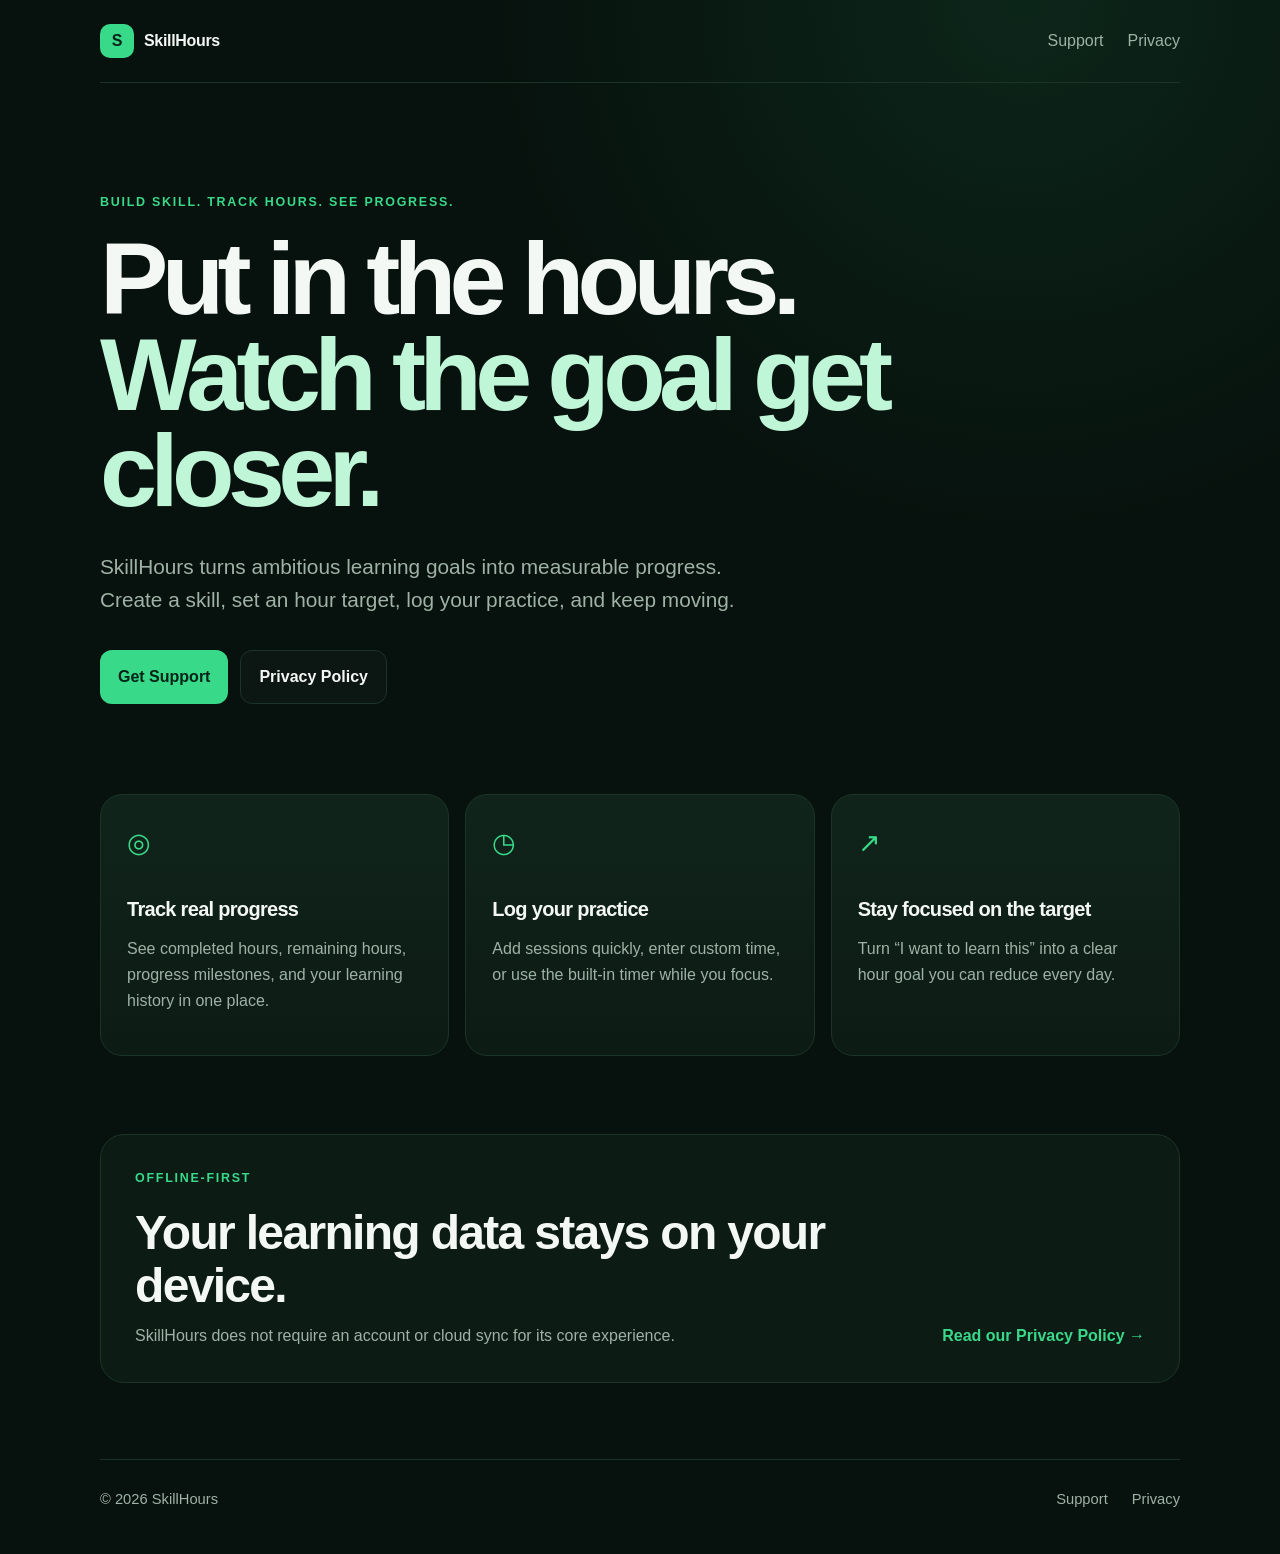
<file: index.html>
<!doctype html>
<html lang="en">
<head>
  <meta charset="utf-8" />
  <meta name="viewport" content="width=device-width, initial-scale=1" />
  <meta name="theme-color" content="#0b1712" />
  <meta name="description" content="SkillHours — turn learning goals into measurable hours and track your progress." />
  <title>SkillHours — Put in the hours.</title>
  <link rel="stylesheet" href="./assets/style.css" />
</head>
<body>
  <header class="nav shell">
    <a class="brand" href="./" aria-label="SkillHours home">
      <span class="brand-mark">S</span>
      <span>SkillHours</span>
    </a>
    <nav>
      <a href="./support/">Support</a>
      <a href="./privacy/">Privacy</a>
    </nav>
  </header>

  <main>
    <section class="hero shell">
      <div class="eyebrow">BUILD SKILL. TRACK HOURS. SEE PROGRESS.</div>
      <h1>Put in the hours.<br /><span>Watch the goal get closer.</span></h1>
      <p class="lead">
        SkillHours turns ambitious learning goals into measurable progress.
        Create a skill, set an hour target, log your practice, and keep moving.
      </p>
      <div class="actions">
        <a class="button primary" href="./support/">Get Support</a>
        <a class="button secondary" href="./privacy/">Privacy Policy</a>
      </div>
    </section>

    <section class="shell grid" aria-label="SkillHours features">
      <article class="card">
        <div class="icon">◎</div>
        <h2>Track real progress</h2>
        <p>See completed hours, remaining hours, progress milestones, and your learning history in one place.</p>
      </article>
      <article class="card">
        <div class="icon">◷</div>
        <h2>Log your practice</h2>
        <p>Add sessions quickly, enter custom time, or use the built-in timer while you focus.</p>
      </article>
      <article class="card">
        <div class="icon">↗</div>
        <h2>Stay focused on the target</h2>
        <p>Turn “I want to learn this” into a clear hour goal you can reduce every day.</p>
      </article>
    </section>

    <section class="shell privacy-callout">
      <div>
        <div class="eyebrow">OFFLINE-FIRST</div>
        <h2>Your learning data stays on your device.</h2>
        <p>SkillHours does not require an account or cloud sync for its core experience.</p>
      </div>
      <a class="text-link" href="./privacy/">Read our Privacy Policy →</a>
    </section>
  </main>

  <footer class="shell footer">
    <span>© 2026 SkillHours</span>
    <div>
      <a href="./support/">Support</a>
      <a href="./privacy/">Privacy</a>
    </div>
  </footer>
</body>
</html>
</file>
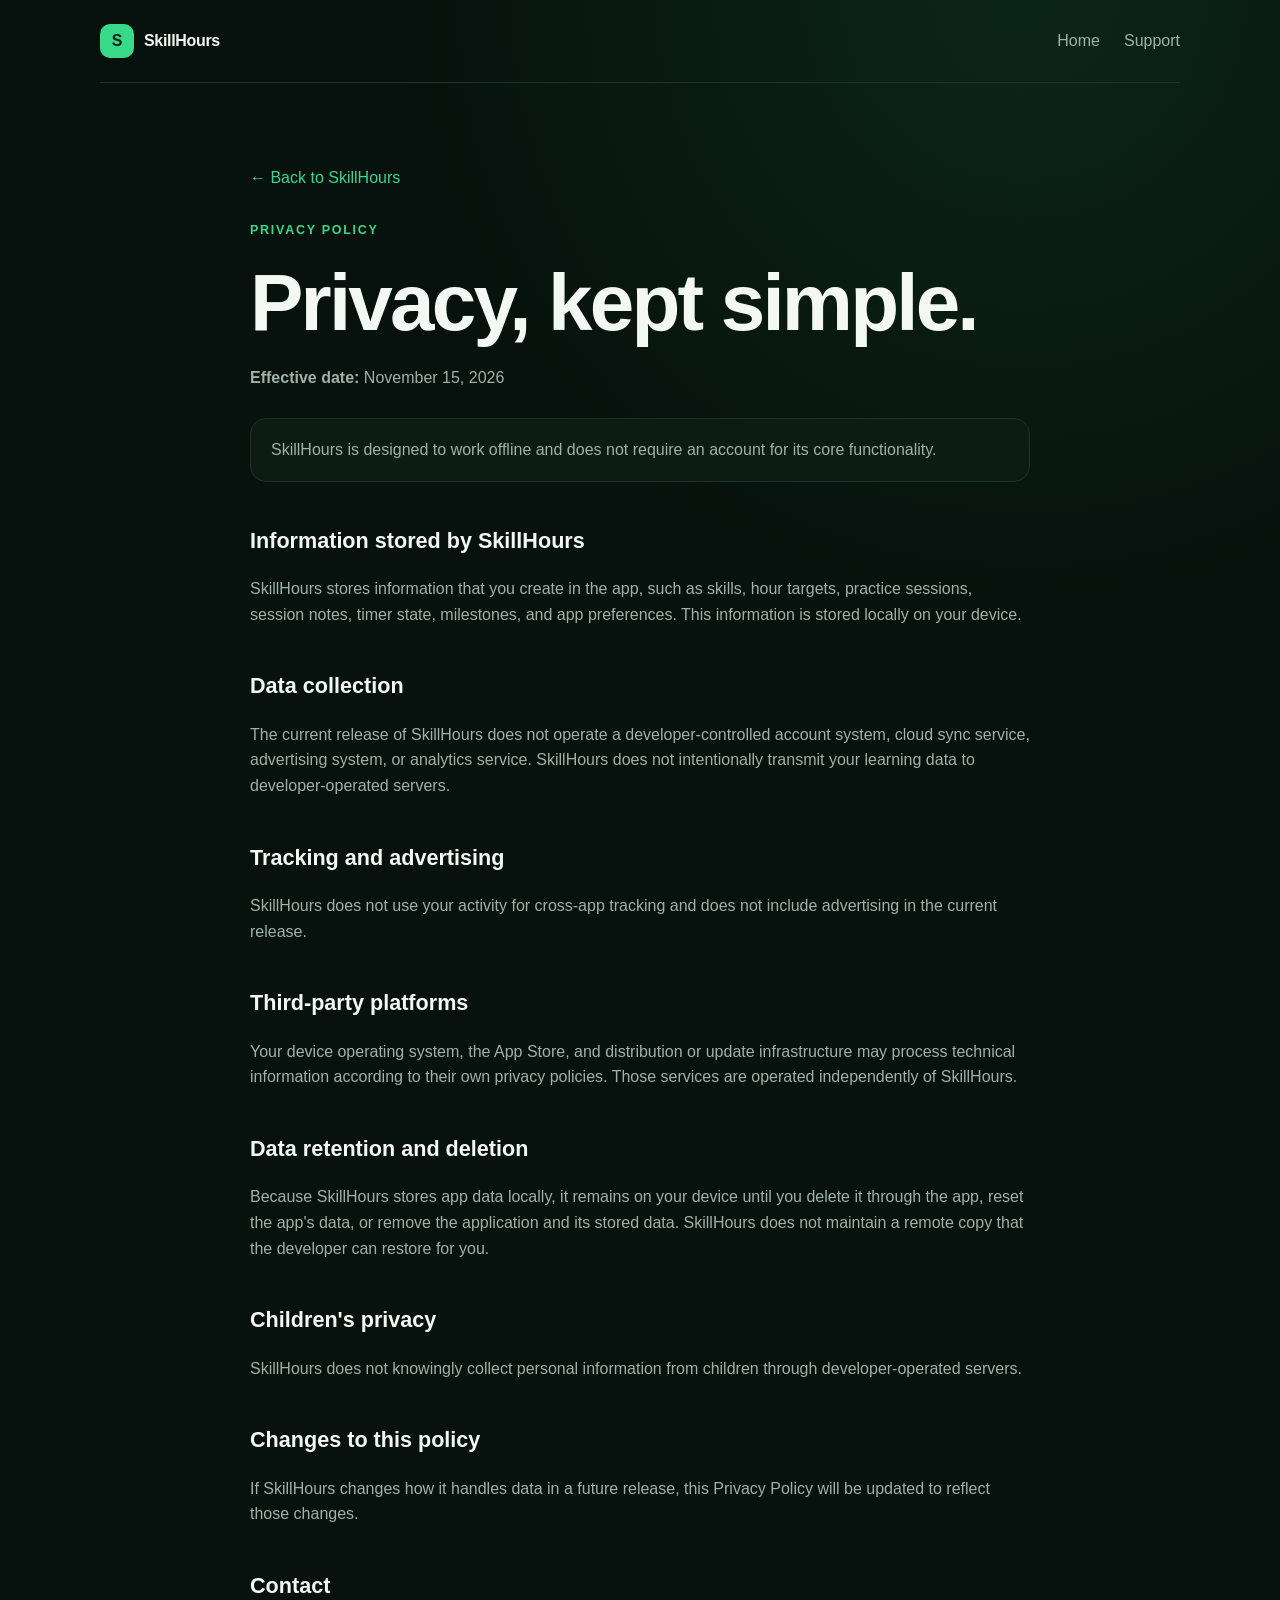
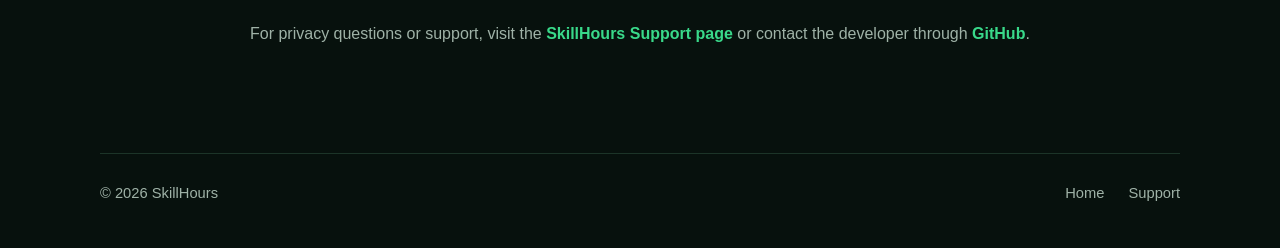
<file: privacy/index.html>
<!doctype html>
<html lang="en">
<head>
  <meta charset="utf-8" />
  <meta name="viewport" content="width=device-width, initial-scale=1" />
  <meta name="theme-color" content="#0b1712" />
  <meta name="description" content="Privacy Policy for SkillHours." />
  <title>Privacy Policy — SkillHours</title>
  <link rel="stylesheet" href="../assets/style.css" />
</head>
<body>
  <header class="nav shell">
    <a class="brand" href="../"><span class="brand-mark">S</span><span>SkillHours</span></a>
    <nav><a href="../">Home</a><a href="../support/">Support</a></nav>
  </header>
  <main class="shell page">
    <a class="back" href="../">← Back to SkillHours</a>
    <div class="eyebrow">PRIVACY POLICY</div>
    <h1>Privacy, kept simple.</h1>
    <p><strong>Effective date:</strong> November 15, 2026</p>

    <div class="notice">SkillHours is designed to work offline and does not require an account for its core functionality.</div>

    <h2>Information stored by SkillHours</h2>
    <p>SkillHours stores information that you create in the app, such as skills, hour targets, practice sessions, session notes, timer state, milestones, and app preferences. This information is stored locally on your device.</p>

    <h2>Data collection</h2>
    <p>The current release of SkillHours does not operate a developer-controlled account system, cloud sync service, advertising system, or analytics service. SkillHours does not intentionally transmit your learning data to developer-operated servers.</p>

    <h2>Tracking and advertising</h2>
    <p>SkillHours does not use your activity for cross-app tracking and does not include advertising in the current release.</p>

    <h2>Third-party platforms</h2>
    <p>Your device operating system, the App Store, and distribution or update infrastructure may process technical information according to their own privacy policies. Those services are operated independently of SkillHours.</p>

    <h2>Data retention and deletion</h2>
    <p>Because SkillHours stores app data locally, it remains on your device until you delete it through the app, reset the app's data, or remove the application and its stored data. SkillHours does not maintain a remote copy that the developer can restore for you.</p>

    <h2>Children's privacy</h2>
    <p>SkillHours does not knowingly collect personal information from children through developer-operated servers.</p>

    <h2>Changes to this policy</h2>
    <p>If SkillHours changes how it handles data in a future release, this Privacy Policy will be updated to reflect those changes.</p>

    <h2>Contact</h2>
    <p>For privacy questions or support, visit the <a class="text-link" href="../support/">SkillHours Support page</a> or contact the developer through <a class="text-link" href="https://github.com/mokamaleldin" target="_blank" rel="noreferrer">GitHub</a>.</p>
  </main>
  <footer class="shell footer"><span>© 2026 SkillHours</span><div><a href="../">Home</a><a href="../support/">Support</a></div></footer>
</body>
</html>
</file>
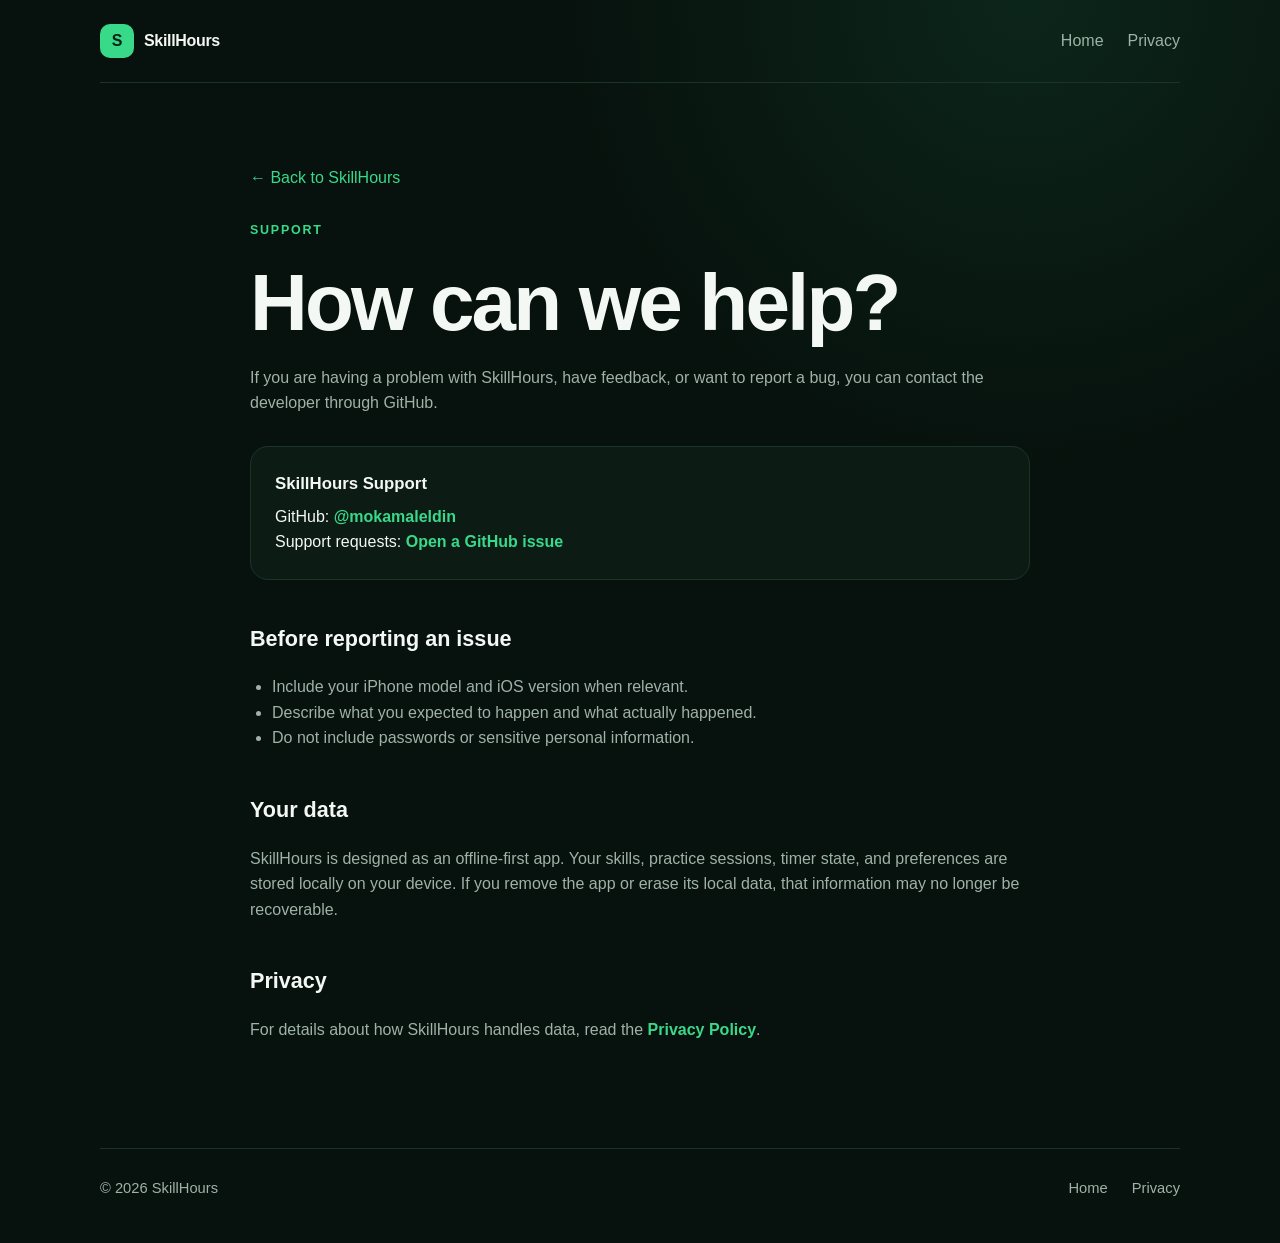
<file: support/index.html>
<!doctype html>
<html lang="en">
<head>
  <meta charset="utf-8" />
  <meta name="viewport" content="width=device-width, initial-scale=1" />
  <meta name="theme-color" content="#0b1712" />
  <meta name="description" content="SkillHours support and contact information." />
  <title>Support — SkillHours</title>
  <link rel="stylesheet" href="../assets/style.css" />
</head>
<body>
  <header class="nav shell">
    <a class="brand" href="../"><span class="brand-mark">S</span><span>SkillHours</span></a>
    <nav><a href="../">Home</a><a href="../privacy/">Privacy</a></nav>
  </header>
  <main class="shell page">
    <a class="back" href="../">← Back to SkillHours</a>
    <div class="eyebrow">SUPPORT</div>
    <h1>How can we help?</h1>
    <p>If you are having a problem with SkillHours, have feedback, or want to report a bug, you can contact the developer through GitHub.</p>

    <div class="contact-card">
      <strong>SkillHours Support</strong>
      <span>GitHub: </span><a href="https://github.com/mokamaleldin" target="_blank" rel="noreferrer">@mokamaleldin</a><br />
      <span>Support requests: </span><a href="https://github.com/mokamaleldin/skillhours-site/issues/new" target="_blank" rel="noreferrer">Open a GitHub issue</a>
    </div>

    <h2>Before reporting an issue</h2>
    <ul>
      <li>Include your iPhone model and iOS version when relevant.</li>
      <li>Describe what you expected to happen and what actually happened.</li>
      <li>Do not include passwords or sensitive personal information.</li>
    </ul>

    <h2>Your data</h2>
    <p>SkillHours is designed as an offline-first app. Your skills, practice sessions, timer state, and preferences are stored locally on your device. If you remove the app or erase its local data, that information may no longer be recoverable.</p>

    <h2>Privacy</h2>
    <p>For details about how SkillHours handles data, read the <a class="text-link" href="../privacy/">Privacy Policy</a>.</p>
  </main>
  <footer class="shell footer"><span>© 2026 SkillHours</span><div><a href="../">Home</a><a href="../privacy/">Privacy</a></div></footer>
</body>
</html>
</file>
<file: assets/style.css>
:root{
  --bg:#07110d;--panel:#0d1b15;--panel-2:#10241b;--text:#f4f8f5;--muted:#9fb2a7;
  --green:#39d98a;--green-soft:#bff6d8;--line:#1c3428;--max:1080px;
}
*{box-sizing:border-box}
html{scroll-behavior:smooth}
body{
  margin:0;background:
  radial-gradient(circle at 80% 0%,rgba(57,217,138,.10),transparent 30%),
  var(--bg);color:var(--text);font-family:-apple-system,BlinkMacSystemFont,"Segoe UI",Inter,Roboto,Arial,sans-serif;
  line-height:1.6
}
a{color:inherit;text-decoration:none}
.shell{width:min(calc(100% - 40px),var(--max));margin-inline:auto}
.nav{display:flex;justify-content:space-between;align-items:center;padding:24px 0;border-bottom:1px solid var(--line)}
.brand{display:flex;align-items:center;gap:10px;font-weight:800;letter-spacing:-.02em}
.brand-mark{display:grid;place-items:center;width:34px;height:34px;border-radius:10px;background:var(--green);color:#042416;font-weight:900}
nav,.footer div{display:flex;gap:24px}
nav a,.footer a{color:var(--muted)}
nav a:hover,.footer a:hover,.text-link:hover{color:var(--green-soft)}
.hero{padding:110px 0 72px}
.eyebrow{font-size:.78rem;font-weight:800;letter-spacing:.14em;color:var(--green);margin-bottom:18px}
h1{font-size:clamp(3rem,8vw,6.6rem);line-height:.94;letter-spacing:-.065em;margin:0;max-width:1000px}
h1 span{color:var(--green-soft)}
.lead{font-size:clamp(1.05rem,2vw,1.3rem);color:var(--muted);max-width:680px;margin:30px 0 0}
.actions{display:flex;gap:12px;flex-wrap:wrap;margin-top:34px}
.button{display:inline-flex;align-items:center;justify-content:center;padding:13px 18px;border-radius:12px;font-weight:800}
.primary{background:var(--green);color:#032416}
.secondary{border:1px solid var(--line);background:rgba(255,255,255,.02);color:var(--text)}
.grid{display:grid;grid-template-columns:repeat(3,1fr);gap:16px;padding:18px 0 78px}
.card{background:linear-gradient(180deg,var(--panel-2),var(--panel));border:1px solid var(--line);border-radius:22px;padding:26px}
.icon{font-size:1.7rem;color:var(--green);margin-bottom:34px}
.card h2,.privacy-callout h2,.page h1{letter-spacing:-.035em;line-height:1.1}
.card h2{font-size:1.25rem;margin:0 0 10px}
.card p,.page p,.page li{color:var(--muted)}
.privacy-callout{display:flex;justify-content:space-between;align-items:end;gap:32px;background:var(--panel);border:1px solid var(--line);border-radius:24px;padding:34px;margin-bottom:76px}
.privacy-callout h2{font-size:clamp(1.8rem,4vw,3rem);margin:0 0 10px;max-width:700px}
.privacy-callout p{margin:0;color:var(--muted)}
.text-link{color:var(--green);white-space:nowrap;font-weight:800}
.footer{display:flex;justify-content:space-between;gap:24px;padding:28px 0 42px;border-top:1px solid var(--line);color:var(--muted);font-size:.92rem}
.page{max-width:780px;padding:82px 0 90px}
.page h1{font-size:clamp(2.7rem,7vw,5rem);margin:0 0 18px}
.page h2{margin-top:42px;font-size:1.35rem}
.page ul{padding-left:22px}
.notice{margin:28px 0;padding:18px 20px;border-radius:16px;border:1px solid var(--line);background:var(--panel);color:var(--muted)}
.contact-card{margin-top:30px;padding:24px;border-radius:18px;border:1px solid var(--line);background:var(--panel)}
.contact-card strong{display:block;font-size:1.05rem;margin-bottom:6px}
.contact-card a{color:var(--green);font-weight:800}
.back{display:inline-block;margin-bottom:30px;color:var(--green)}
small{color:var(--muted)}
@media(max-width:760px){
  .shell{width:min(calc(100% - 28px),var(--max))}
  .nav{padding:18px 0}
  .nav nav{gap:14px;font-size:.9rem}
  .hero{padding:76px 0 50px}
  .grid{grid-template-columns:1fr;padding-bottom:56px}
  .privacy-callout{display:block;padding:24px;margin-bottom:56px}
  .privacy-callout .text-link{display:inline-block;margin-top:22px}
  .footer{flex-direction:column}
  .page{padding:58px 0 72px}
}
</file>
